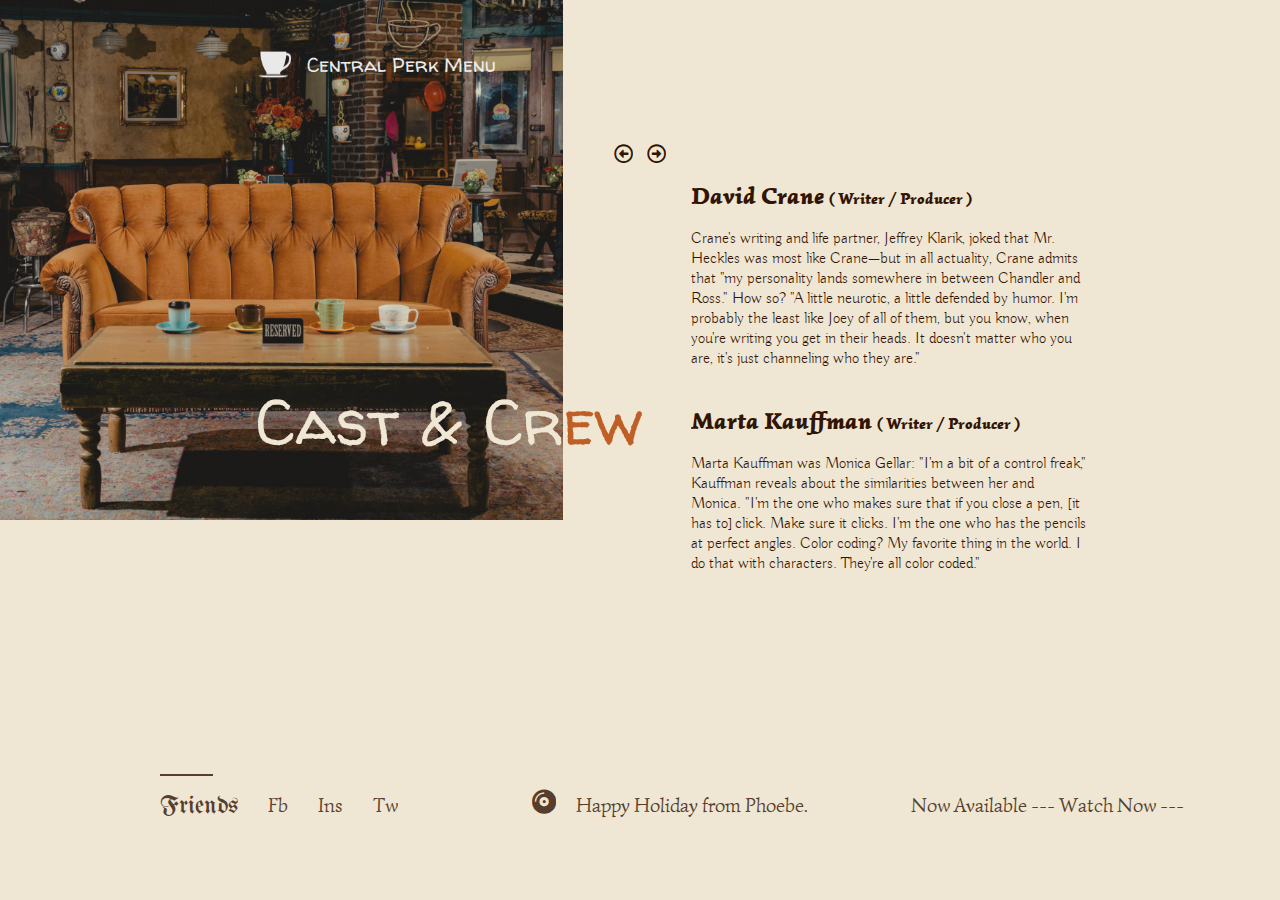
<file: cast.html>
<!DOCTYPE html>
<html lang="en">

<head>
  <meta charset="UTF-8">
  <meta name="viewport" content="width=device-width, initial-scale=1.0">
  <meta http-equiv="X-UA-Compatible" content="ie=edge">
  <title>Document</title>
  <link rel="stylesheet" type="text/css" href="custom.css" media="all">
  <link rel="stylesheet" type="text/css" href="cast.css" media="all">
  <link rel="stylesheet" type="text/css" href="synopsis.css" media="all">
  <link href="https://fonts.googleapis.com/css?family=Baloo+Bhaijaan|Buda:300|Fredericka+the+Great|Niconne|Rufina|Simonetta|UnifrakturMaguntia|Walter+Turncoat&display=swap" rel="stylesheet">
  <link rel="stylesheet" href="https://use.fontawesome.com/releases/v5.11.2/css/all.css">
</head>

<body class="animate-in">
  <div class="slider-container">
    <a href="#" class="toggle">
      <img class="smoke" src="images/coffeesmoke.png" width=6%>
      <div class="cup">
        <img src="images/coffeecup.png" width=6%>
        <p>Central Perk Menu</p>
      </div>
    </a>
  </div>

  <div class="navbar">
    <div class="navbartop"></div>
    <div class="navbarcontent">
      <div class="navbarleft">
        <div class="navcontainer">
          <div class="navline"></div>
          <div class="navleftheader">
            <p class="navno">01.</p>
            <a href="synopsis.html" class="navtext1">Synopsis</a>
          </div>
        </div>
        <div class="navcontainer">
          <div class="navline"></div>
          <div class="navleftheader">
            <p class="navno">02.</p>
            <a href="cast.html" class="navtext2">Cast & Crew</a>
          </div>
        </div>
        <div class="navcontainer">
          <div class="navline"></div>
          <div class="navleftheader">
            <p class="navno">03.</p>
            <a href="gallery.html" class="navtext3">Gallery</a>
          </div>
        </div>
      </div>
      <div class="navbarright">
        <div class="navcontact">
          <div class="navline"></div>
          <div class="navrightheader">
            <p class="navno">Social</p>
            <a href="https://www.instagram.com/friends/">Instagram</a>
            <a href="https://twitter.com/FriendsTV">Twitter</a>
            <a href="https://www.facebook.com/friends.tv/">Facebook</a>
          </div>
        </div>
        <div class="navquiz">
          <div class="navline"></div>
          <div class="navquizheader">
            <p class="navno">How you doing</p>
            <a href="quiz.html">Central Nerd quiz</a>
          </div>
        </div>
      </div>
    </div>
    <div class="navbarfooter">
      <div class="footertop">
        <p>Friends</p>
      </div>
      <hr>
      <div class="footerbottom">
        <div class="contact">
          <ul>
            <li><a href="index.html" style="font-family: 'UnifrakturMaguntia', cursive; font-size: 25px;">Friends</a></li>
            <li><a href="https://www.facebook.com/friends.tv/">Fb</a></li>
            <li><a href="https://www.instagram.com/friends/">Ins</a></li>
            <li><a href="https://twitter.com/FriendsTV">Tw</a></li>
          </ul>
        </div>

        <div class="bgmusic">
          <audio loop id="myaudio" src="videos/Christmassong.mp3"></audio>
          <a onClick="togglePlay()"><i class="fas fa-compact-disc fa-spin"></i></a>
          <p>Happy Holiday from Phoebe.</p>
        </div>

        <div class="available">
          <ul>
            <li>Now Available ---</li>
            <li><a href="https://www.netflix.com/title/70153404">Watch Now ---</a></li>
          </ul>
        </div>

      </div>
    </div>

  </div>


<div class="slider">
  <div class="slide current">
    <div class="slide1photo">
      <img src="images/coffeeshop.jpg" alt="slide1photo">
      <div class="castheader1">
        <p><span style="color:#F0E6D4;">Cast & Cr</span>ew</p>
      </div>
    </div>
    <div class="slidecontent">
      <h2>David Crane <span style="font-size: 16px;"> ( Writer / Producer )</span></h2>
      <br>
      <p>Crane's writing and life partner, Jeffrey Klarik, joked that Mr. Heckles was most like Crane—but in all actuality, Crane admits that "my personality lands somewhere in between Chandler and Ross." How so? "A little neurotic, a little defended by humor. I'm probably the least like Joey of all of them, but you know, when you're writing you get in their heads. It doesn't matter who you are, it's just channeling who they are."</p>
      <br>
      <br>
      <h2>Marta Kauffman <span style="font-size: 16px;"> ( Writer / Producer )</span></h2>
      <br>
      <p>Marta Kauffman was Monica Gellar: "I'm a bit of a control freak," Kauffman reveals about the similarities between her and Monica. "I'm the one who makes sure that if you close a pen, [it has to] click. Make sure it clicks. I'm the one who has the pencils at perfect angles. Color coding? My favorite thing in the world. I do that with characters. They're all color coded."</p>
    </div>
  </div>
  <div class="slide">
    <div class="slide2photo1">
      <img id="myimg0" src="images/castimg2.jpg" alt="slide2photo">
      <img id="myimgJ"  src="images/castimgJ.jpg" alt=slide2photo">
      <img id="myimgC"  src="images/castimgC.jpg" alt=slide2photo">
      <img id="myimgL"  src="images/castimgL.jpg" alt=slide2photo">
      <img id="myimgJo"  src="images/castimgJo.jpg" alt=slide2photo">
      <img id="myimgCh"  src="images/castimgCh.jpg" alt=slide2photo">
      <img id="myimgR"  src="images/castimgR.jpg" alt=slide2photo">
    </div>
    <div class="slide2photo2">
      <img onclick="castImg0()" src="images/castimg3.jpg" alt="slide2photo">

      <div class="castheader2">
        <p onclick="castImg0()"><span style="color:#711504;">Cast & Cr</span>ew</p>
      </div>
    </div>
    <div class="slide2content">
      <ul>
        <li onClick="castImgJ()">Jennifer Aniston <span style="font-size: 15px;">/ as Rachel Green</span></li>
        <br>
        <li onClick="castImgC()">Courteney Cox <span style="font-size: 15px;">/ as Monica Geller</span></li>
        <br>
        <li onClick="castImgL()">Lisa Kudrow <span style="font-size: 15px;">/ as Phoebe Buffay</span></li>
        <br>
        <li onClick="castImgJo()">Matt LeBlanc <span style="font-size: 15px;">/ as Joey Tribbiani</span></li>
        <br>
        <li onClick="castImgCh()">Matthew Perry <span style="font-size: 15px;">/ as Chandler Bing</span></li>
        <br>
        <li onClick="castImgR()">David Schwimmer <span style="font-size: 15px;">/ as Ross Geller</span></li>
      </ul>
    </div>
  </div>
</div>
<div class="buttons">
  <button id="prev"><i class="far fa-arrow-alt-circle-left"></i></button>
  <button id="next"><i class="far fa-arrow-alt-circle-right"></i></button>
</div>




  <footer>
    <div class="footertop"></div>
    <hr color="#321402">
    <div class="footerbottom">
      <div class="synocontact">
        <ul>
          <li><a href="index.html" style="font-family: 'UnifrakturMaguntia', cursive; font-size: 25px;">Friends</a></li>
          <li><a href="https://www.facebook.com/friends.tv/">Fb</a></li>
          <li><a href="https://www.instagram.com/friends/">Ins</a></li>
          <li><a href="https://twitter.com/FriendsTV">Tw</a></li>
        </ul>
      </div>

      <div class="synobgmusic">
        <audio loop id="myaudio" src="videos/Christmassong.mp3"></audio>
        <a onClick="togglePlay()"><i class="fas fa-compact-disc fa-spin"></i></a>
        <p>Happy Holiday from Phoebe.</p>
      </div>

      <div class="synoavailable">
        <ul>
          <li>Now Available ---</li>
          <li><a href="https://www.netflix.com/title/70153404">Watch Now ---</a></li>
        </ul>
      </div>

    </div>
  </footer>




  <div class="castwelcome"></div>
  <script src="main.js"></script>
 <script src="cast.js"></script>
</body>


</html>
</file>
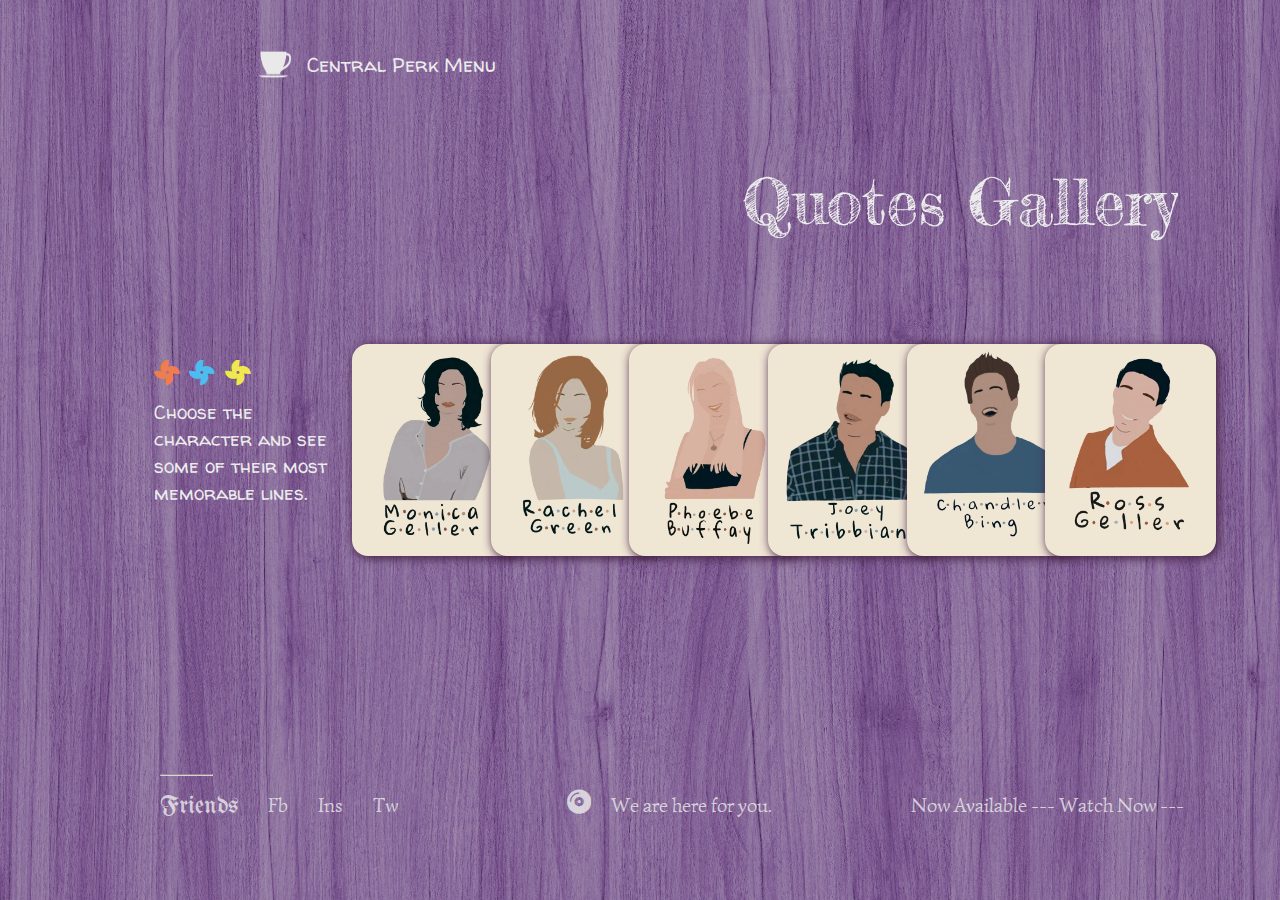
<file: gallery.html>
<!DOCTYPE html>
<html lang="en">

<head>
  <meta charset="UTF-8">
  <meta http-equiv="X-UA-Compatible" content="ie=edge">
  <meta name="viewport" content="width=device-width, initial-scale=1, minimum-scale=1, maximum-scale=1">
  <title>Document</title>
  <link rel="stylesheet" type="text/css" href="custom.css" media="all">
  <link rel="stylesheet" type="text/css" href="cast.css" media="all">
  <link rel="stylesheet" type="text/css" href="synopsis.css" media="all">
  <link rel="stylesheet" type="text/css" href="gallery.css" media="all">
  <link href="https://fonts.googleapis.com/css?family=Indie+Flower|Gloria+Hallelujah|Baloo+Bhaijaan|Buda:300|Fredericka+the+Great|Niconne|Rufina|Simonetta|UnifrakturMaguntia|Walter+Turncoat&display=swap" rel="stylesheet">
  <link rel="stylesheet" href="https://use.fontawesome.com/releases/v5.11.2/css/all.css">
</head>

<body class="animate-in">

  <div class="slider-container">
    <a href="#" class="toggle">
      <img class="smoke" src="images/coffeesmoke.png" width=6%>
      <div class="cup">
        <img src="images/coffeecup.png" width=6%>
        <p>Central Perk Menu</p>
      </div>
    </a>
  </div>

  <div class="navbar">
    <div class="navbartop"></div>
    <div class="navbarcontent">
      <div class="navbarleft">
        <div class="navcontainer">
          <div class="navline"></div>
          <div class="navleftheader">
            <p class="navno">01.</p>
            <a href="synopsis.html" class="navtext1">Synopsis</a>
          </div>
        </div>
        <div class="navcontainer">
          <div class="navline"></div>
          <div class="navleftheader">
            <p class="navno">02.</p>
            <a href="cast.html" class="navtext2">Cast & Crew</a>
          </div>
        </div>
        <div class="navcontainer">
          <div class="navline"></div>
          <div class="navleftheader">
            <p class="navno">03.</p>
            <a href="gallery.html" class="navtext3">Gallery</a>
          </div>
        </div>
      </div>
      <div class="navbarright">
        <div class="navcontact">
          <div class="navline"></div>
          <div class="navrightheader">
            <p class="navno">Social</p>
            <a href="https://www.instagram.com/friends/">Instagram</a>
            <a href="https://twitter.com/FriendsTV">Twitter</a>
            <a href="https://www.facebook.com/friends.tv/">Facebook</a>
          </div>
        </div>
        <div class="navquiz">
          <div class="navline"></div>
          <div class="navquizheader">
            <p class="navno">How you doing</p>
            <a href="quiz.html">Central Nerd quiz</a>
          </div>
        </div>
      </div>
    </div>
    <div class="navbarfooter">
      <div class="footertop">
        <p>Friends</p>
      </div>
      <hr>
      <div class="footerbottom">
        <div class="contact">
          <ul>
            <li><a href="index.html" style="font-family: 'UnifrakturMaguntia', cursive; font-size: 25px;">Friends</a></li>
            <li><a href="https://www.facebook.com/friends.tv/">Fb</a></li>
            <li><a href="https://www.instagram.com/friends/">Ins</a></li>
            <li><a href="https://twitter.com/FriendsTV">Tw</a></li>
          </ul>
        </div>

        <div class="bgmusic">
          <audio loop id="myaudio" src="videos/themesong.mp3"></audio>
          <a onClick="togglePlay()"><i class="fas fa-compact-disc fa-spin"></i></a>
          <p>We are here for you.</p>
        </div>

        <div class="available">
          <ul>
            <li>Now Available ---</li>
            <li><a href="https://www.netflix.com/title/70153404">Watch Now ---</a></li>
          </ul>
        </div>

      </div>
    </div>

  </div>

  <div class="galleryheader">
    <p>Quotes Gallery</p>
  </div>

  <div class="cardexplain">
    <i class="fas fa-fan fa-spin" style="color: #F07D4D; "></i><i class="fas fa-fan fa-spin" style="color:#4DBCF0;"></i><i class="fas fa-fan fa-spin" style="color:#F0E84D;"></i>
    <p>Choose the character and see some of their most memorable lines.</p>
  </div>

  <div class="card-container">

    <div class="cards">

      <div class="card" style="border">
        <a href="#" class="monicabutton"><img src="images/monica.png" alt="monica"></a>
      </div>
      <div class="card">
        <a href="#" class="rachelbutton"><img src="images/rachel.png" alt="rachel"></a>
      </div>
      <div class="card">
        <a href="#" class="phobutton"><img src="images/phoebe.png" alt="phoebe"></a>
      </div>
      <div class="card">
        <a href="#" class="jobutton"><img src="images/joey.png" alt="joey"></a>
      </div>
      <div class="card">
        <a href="#" class="chabutton"><img src="images/chandler.png" alt="chandler"></a>
      </div>
      <div class="card">
        <a href="#" class="rossbutton"><img src="images/ross.png" alt="ross"></a>
      </div>
    </div>
  </div>

  <div class="quotetext">
    <i class="fas fa-fan fa-spin" style="color:#F0E84D;"></i>
    <a class="backbutton" href="#">
      <p>Back to Gallery</p>
    </a>
  </div>

  <div class="mondrop">
    <img src="images/doorframe.png" alt="doorframe">
    <div class="monquoteimg">
      <img src="images/monica.png">
    </div>
  </div>

  <div class="monquote">
    <div class="monquoteleft">
      <div class="monquote1" draggable="true">
        <div class="mona">
          <p>"We only ordered one!"</p>
        </div>
        <div class="monb">
          <p>"Not just clean, Monica Clean!"</p>
        </div>
      </div>
      <div class="monquote1" draggable="true">
        <div class="monc">
          <p>"I needed a plan, a plan to get over my man. And what's the opposite of man? Jam.”</p>
        </div>
        <div class="mond">
          <p>"Oh! Relinquish is just a fancy word for 'lose'!"</p>
        </div>
      </div>
      <div class="monquote1" draggable="true">
        <div class="mone">
          <p>"Seven seven seven!"</p>
        </div>
        <div class="monf">
          <p>"Okay, hypothetically, why won't I be married when I'm 40?"</p>
        </div>
      </div>
    </div>
    <div class="monquoteright">
      <div class="monquote2" draggable="true">
        <div class="mone">
          <p>"That’s not even a word!"</p>
        </div>
        <div class="monf">
          <p>"Welcome to the real world. It sucks. You’re gonna love it!"</p>
        </div>
      </div>
      <div class="monquote2" draggable="true">
        <div class="mona">
          <p>"Damn all the jellyfish!"</p>
        </div>
        <div class="monb">
          <p>"I'm breezy."</p>
        </div>
      </div>
      <div class="monquote2" draggable="true">
        <div class="monc">
          <p>"And remember: If I am harsh with you, it's only because you're doing it wrong.”</p>
        </div>
        <div class="mond">
          <p>"Oh no, was I cleaning in my sleep again?"</p>
        </div>
        <p></p>
      </div>
    </div>
  </div>

  <div class="racheldrop">
    <img src="images/doorframe.png" alt="doorframe">
    <div class="rachelquoteimg">
      <img src="images/rachel.png">
    </div>
  </div>

  <div class="rachelquote">
    <div class="monquoteleft">
      <div class="monquote1" draggable="true">
        <div class="mona"><p>"No uterus, no opinion."</p></div>
        <div class="monb"><p>"If I can do laundry, there's nothing I can't do."</p></div>
      </div>
      <div class="monquote1" draggable="true">
        <div class="monc"><p>"It's like all my life everyone’s told me, ‘You're a SHOE! You're a SHOE!’"</p></div>
        <div class="mond"><p>"He's so pretty, I want to cry."</p></div>
      </div>
      <div class="monquote1" draggable="true">
        <div class="mone"><p>"Ahhh, salmon skin roll."</p></div>
        <div class="monf"><p>"Oh, That'S okay, Girls tend to not like me."</p></div>
      </div>
    </div>
    <div class="monquoteright">
      <div class="monquote2" draggable="true">
        <div class="mone"><p>"I'm so happy and not at all jealous."</p></div>
        <div class="monf"><p>"Just so you know, with us, it's never off the table."</p></div>
      </div>
      <div class="monquote2" draggable="true">
        <div class="mona"><p>"I got off the plane."</p></div>
        <div class="monb"><p>"And a crappy New Year!"</p></div>
      </div>
      <div class="monquote2" draggable="true">
        <div class="monc"><p>"And today, it's like there's rock bottom, then 50 feet of crap, then me."</p>
        </div><div class="mond"><p>"Oh sorry, did my back hurt your knife?"</p></div>
        <p></p>
      </div>
    </div>
  </div>

  <div class="phodrop">
    <img src="images/doorframe.png" alt="doorframe">
    <div class="phoquoteimg">
      <img src="images/phoebe.png">
    </div>
  </div>

  <div class="phoquote">
    <div class="monquoteleft">
      <div class="monquote1">
        <div class="mona"><p>"I wish I could, but I don’t want to."</p></div>
        <div class="monb"><p>"Something is wrong with the left phalange."</p></div>
      </div>
      <div class="monquote1">
        <div class="monc"><p>"Are you in there, little fetus? In nine months, will you greet us? I will … buy you some Adidas."</p></div>
        <div class="mond"><p>"If it's a girl, Phoebe. And if it's a boy, Phoebo."</p></div>
      </div>
      <div class="monquote1">
        <div class="mone"><p>"I don't even have a 'pla'."</p></div>
        <div class="monf"><p>"Your love is like a giant pigeon, crapping on my heart."</p></div>
      </div>
    </div>
    <div class="monquoteright">
      <div class="monquote2">
        <div class="mone"><p>"Catwoman, so we meet again."</p></div>
        <div class="monf"><p>"They don't know we know they know we know."</p></div>
      </div>
      <div class="monquote2">
        <div class="mona"><p>"She's your lobster."</p></div>
        <div class="monb"><p>"That is brand new information!"</p></div>
      </div>
      <div class="monquote2">
        <div class="monc"><p>“Oh, Pheebs is short for Phoebe? I thought that’s just what we called each other.”</p></div>
        <div class="mond"><p>"Oh, you like that? You should hear my phone number."</p></div>
        <p></p>
      </div>
    </div>
  </div>

  <div class="jodrop">
    <img src="images/doorframe.png" alt="doorframe">
    <div class="joquoteimg">
      <img src="images/joey.png">
    </div>
  </div>

  <div class="joquote">
    <div class="monquoteleft">
      <div class="monquote1">
        <div class="mona"><p>"Some girl ate Monica!"</p></div>
        <div class="monb"><p>"Alright, what are we having?"</p></div>
      </div>
      <div class="monquote1">
        <div class="monc"><p>"That’s right, I stepped up! She’s my friend and she needed help. If I had to, I’d pee on any one of you!"</p></div>
        <div class="mond"><p>"Well, the fridge broke, so I had to eat everything."</p></div>
      </div>
      <div class="monquote1">
        <div class="mone"><p>"But it hurts my Joey's apple."</p></div>
        <div class="monf"><p>"It's not what you said, it's the way you said it."</p></div>
      </div>
    </div>
    <div class="monquoteright">
      <div class="monquote2">
        <div class="mone"><p>"Joey doesn't share food!"</p></div>
        <div class="monf"><p>"Oh, sorry. I hear'divorce', I immediately go to Ross."</p></div>
      </div>
      <div class="monquote2">
        <div class="mona"><p>"How your doing?"</p></div>
        <div class="monb"><p>"I'm pretty wisdomous."</p></div>
      </div>
      <div class="monquote2">
        <div class="monc"><p>"Over the line? You're so far past the line. You can't see the line. The line is a dot to you."</p></div>
        <div class="mond"><p>"Is that what a dinosaur would do?"</p></div>
        <p></p>
      </div>
    </div>
  </div>

  <div class="chadrop">
    <img src="images/doorframe.png" alt="doorframe">
    <div class="chaquoteimg">
      <img src="images/chandler.png">
    </div>
  </div>

  <div class="chaquote">
    <div class="monquoteleft">
      <div class="monquote1">
        <div class="mona"><p>"Checking out the Chan Chan Man!"</p></div>
        <div class="monb"><p>"Oh, that makes me feel so warm in my hollow, tin chest."</p></div>
      </div>
      <div class="monquote1">
        <div class="monc"><p>"Until I was 25, I thought the only response to 'I love you' was 'oh, crap'."</p></div>
        <div class="mond"><p>"I've had a very long, hard day."</p></div>
      </div>
      <div class="monquote1">
        <div class="mone"><p>"Could we be more white trash?"</p></div>
        <div class="monf"><p>"I say more dumb things before 9 am than most people say all day."</p></div>
      </div>
    </div>
    <div class="monquoteright">
      <div class="monquote2">
        <div class="mone"><p>"I am not a 'blah', I am a hoot."</p></div>
        <div class="monf"><p>"Hi,I'm Chandler. I make jokes when I'm not comfortable."</p></div>
      </div>
      <div class="monquote2">
        <div class="mona"><p>"Can I interest you in a sarcastic comment?"</p></div>
        <div class="monb"><p>"If I were a guy and...Did I just say 'IF I WERE A GUY?'"</p></div>
      </div>
      <div class="monquote2">
        <div class="monc"><p>"I'm glad we're having a rehearsal dinner. I rarely practice my meals before I eat."</p></div>
        <div class="mond"><p>"Dear God, this parachute is a knapsack."</p></div>
        <p></p>
      </div>
    </div>
  </div>

  <div class="rossdrop">
    <img src="images/doorframe.png" alt="doorframe">
    <div class="rossquoteimg">
      <img src="images/ross.png">
    </div>
  </div>

  <div class="rossquote">
    <div class="monquoteleft">
      <div class="monquote1">
        <div class="mona"><p>“I, Ross...take thee, Rachel...”</p></div>
        <div class="monb"><p>"No divorce in '99...Just the one divorce in '99."</p></div>
      </div>
      <div class="monquote1">
        <div class="monc"><p>“A no-sex pact, huh? I seem to have one of those going with every woman in America.”</p></div>
        <div class="mond"><p>"Y-O-U'R-E means you are. Y-O-U-R means your!"</p></div>
      </div>
      <div class="monquote1">
        <div class="mone"><p>"Unagi."</p></div>
        <div class="monf"><p>"Get off my sister!"</p></div>
      </div>
    </div>
    <div class="monquoteright">
      <div class="monquote2">
        <div class="mone"><p>"I'm the holiday armadillo."</p></div>
        <div class="monf"><p>"Stupid British sack food!"</p></div>
      </div>
      <div class="monquote2">
        <div class="mona"><p>"We were on a break!"</p></div>
        <div class="monb"><p>"Ah. Humor based on my pain."</p></div>
      </div>
      <div class="monquote2">
        <div class="monc"><p>"I grew up with Monica. If you didn't eat fast. You didn't eat."</p></div>
        <div class="mond"><p>"You were over me? When were you...under me?"</p></div>
        <p></p>
      </div>
    </div>
  </div>


  <footer>
    <div class="footertop"></div>
    <hr>
    <div class="footerbottom">
      <div class="gallerycontact">
        <ul>
          <li><a href="index.html" style="font-family: 'UnifrakturMaguntia', cursive; font-size: 25px;">Friends</a></li>
          <li><a href="https://www.facebook.com/friends.tv/">Fb</a></li>
          <li><a href="https://www.instagram.com/friends/">Ins</a></li>
          <li><a href="https://twitter.com/FriendsTV">Tw</a></li>
        </ul>
      </div>

      <div class="bgmusic">
        <audio loop id="myaudio" src="videos/themesong.mp3"></audio>
        <a onClick="togglePlay()"><i class="fas fa-compact-disc fa-spin"></i></a>
        <p>We are here for you.</p>
      </div>

      <div class="galleryavailable">
        <ul>
          <li>Now Available ---</li>
          <li><a href="https://www.netflix.com/title/70153404">Watch Now ---</a></li>
        </ul>
      </div>

    </div>
  </footer>

  <div class="gallerywelcome"></div>
  <script src="main.js"></script>
  <script src="gallery.js"></script>
</body>


</html>
</file>
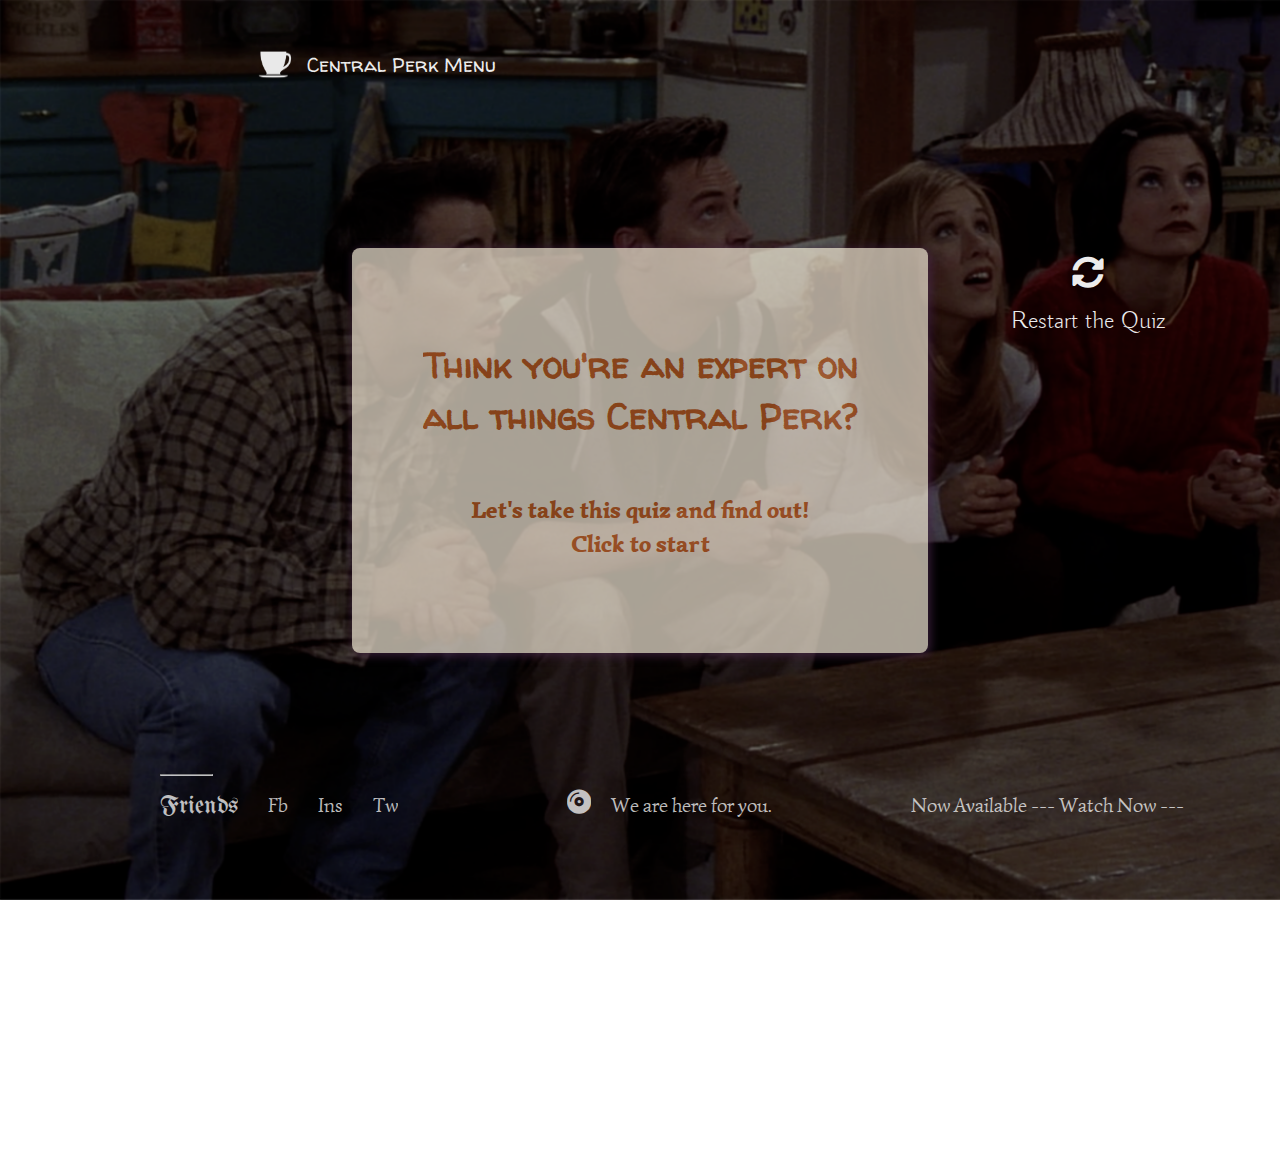
<file: quiz.html>
<!DOCTYPE html>
<html lang="en">

<head>
  <meta charset="UTF-8">
  <meta http-equiv="X-UA-Compatible" content="ie=edge">
  <meta name="viewport" content="width=device-width, initial-scale=1, minimum-scale=1, maximum-scale=1">
  <title>Document</title>
  <link rel="stylesheet" type="text/css" href="custom.css" media="all">
  <link rel="stylesheet" type="text/css" href="cast.css" media="all">
  <link rel="stylesheet" type="text/css" href="synopsis.css" media="all">
  <link rel="stylesheet" type="text/css" href="gallery.css" media="all">
  <link rel="stylesheet" type="text/css" href="quiz.css" media="all">
  <link href="https://fonts.googleapis.com/css?family=Indie+Flower|Gloria+Hallelujah|Baloo+Bhaijaan|Buda:300|Fredericka+the+Great|Niconne|Rufina|Simonetta|UnifrakturMaguntia|Walter+Turncoat&display=swap" rel="stylesheet">
  <link rel="stylesheet" href="https://use.fontawesome.com/releases/v5.11.2/css/all.css">
</head>

<body class="animate-in">

  <div class="slider-container">
    <a href="#" class="toggle">
      <img class="smoke" src="images/coffeesmoke.png" width=6%>
      <div class="cup">
        <img src="images/coffeecup.png" width=6%>
        <p>Central Perk Menu</p>
      </div>
    </a>
  </div>

  <div class="navbar">
    <div class="navbartop"></div>
    <div class="navbarcontent">
      <div class="navbarleft">
        <div class="navcontainer">
          <div class="navline"></div>
          <div class="navleftheader">
            <p class="navno">01.</p>
            <a href="synopsis.html" class="navtext1">Synopsis</a>
          </div>
        </div>
        <div class="navcontainer">
          <div class="navline"></div>
          <div class="navleftheader">
            <p class="navno">02.</p>
            <a href="cast.html" class="navtext2">Cast & Crew</a>
          </div>
        </div>
        <div class="navcontainer">
          <div class="navline"></div>
          <div class="navleftheader">
            <p class="navno">03.</p>
            <a href="gallery.html" class="navtext3">Gallery</a>
          </div>
        </div>
      </div>
      <div class="navbarright">
        <div class="navcontact">
          <div class="navline"></div>
          <div class="navrightheader">
            <p class="navno">Social</p>
            <a href="https://www.instagram.com/friends/">Instagram</a>
            <a href="https://twitter.com/FriendsTV">Twitter</a>
            <a href="https://www.facebook.com/friends.tv/">Facebook</a>
          </div>
        </div>
        <div class="navquiz">
          <div class="navline"></div>
          <div class="navquizheader">
            <p class="navno">How you doing</p>
            <a href="quiz.html">Central Nerd quiz</a>
          </div>
        </div>
      </div>
    </div>
    <div class="navbarfooter">
      <div class="footertop">
        <p>Friends</p>
      </div>
      <hr>
      <div class="footerbottom">
        <div class="contact">
          <ul>
            <li><a href="index.html" style="font-family: 'UnifrakturMaguntia', cursive; font-size: 25px;">Friends</a></li>
            <li><a href="https://www.facebook.com/friends.tv/">Fb</a></li>
            <li><a href="https://www.instagram.com/friends/">Ins</a></li>
            <li><a href="https://twitter.com/FriendsTV">Tw</a></li>
          </ul>
        </div>

        <div class="bgmusic">
          <audio loop id="myaudio" src="videos/themesong.mp3"></audio>
          <a onClick="togglePlay()"><i class="fas fa-compact-disc fa-spin"></i></a>
          <p>We are here for you.</p>
        </div>

        <div class="available">
          <ul>
            <li>Now Available ---</li>
            <li><a href="https://www.netflix.com/title/70153404">Watch Now ---</a></li>
          </ul>
        </div>

      </div>
    </div>

  </div>

<div class="restart">
  <i class="fas fa-sync-alt fa-spin" style="font-size: 2rem;"></i><br>
  <a href="quiz.html"><p>Restart the Quiz</p></a>
</div>


<div id="quizall">
  <div class="quiz-container">
    <div id="start">
      <span style="font-size: 1.52em;">Think you're an expert on<br>all things Central Perk?<br><br></span>
      <span style="font-family: 'Simonetta', cursive;">Let's take this quiz and find out!<br>
      Click to start</span>
    </div>
    <div id="quiz" style="display: none">
            <div id="question"></div>
            <div id="qImg"></div>
            <div id="choices">
                <div class="choice" id="A" onclick="checkAnswer('A')"></div>
                <div class="choice" id="B" onclick="checkAnswer('B')"></div>
                <div class="choice" id="C" onclick="checkAnswer('C')"></div>
            </div>
            <div id="timer">
                <div id="counter"></div>
                <div id="btimeGauge"></div>
                <div id="timeGauge"></div>
            </div>
            <div id="progress"></div>
      </div>
      <div id="scoreContainer"></div>
  </div>
</div>


<footer>
      <div class="footertop"></div>
      <hr>
      <div class="footerbottom">
        <div class="gallerycontact">
          <ul>
            <li><a href="index.html" style="font-family: 'UnifrakturMaguntia', cursive; font-size: 25px;">Friends</a></li>
            <li><a href="https://www.facebook.com/friends.tv/">Fb</a></li>
            <li><a href="https://www.instagram.com/friends/">Ins</a></li>
            <li><a href="https://twitter.com/FriendsTV">Tw</a></li>
          </ul>
        </div>

        <div class="gallerybgmusic">
          <audio loop id="myaudio" src="videos/themesong.mp3"></audio>
          <a onClick="togglePlay()"><i class="fas fa-compact-disc fa-spin"></i></a>
          <p>We are here for you.</p>
        </div>

        <div class="galleryavailable">
          <ul>
            <li>Now Available ---</li>
            <li><a href="https://www.netflix.com/title/70153404">Watch Now ---</a></li>
          </ul>
        </div>

      </div>
</footer>

  <div class="quizwelcome"></div>
    <script src="main.js"></script>
    <script src="quiz.js"></script>
  </body>


  </html>
</file>
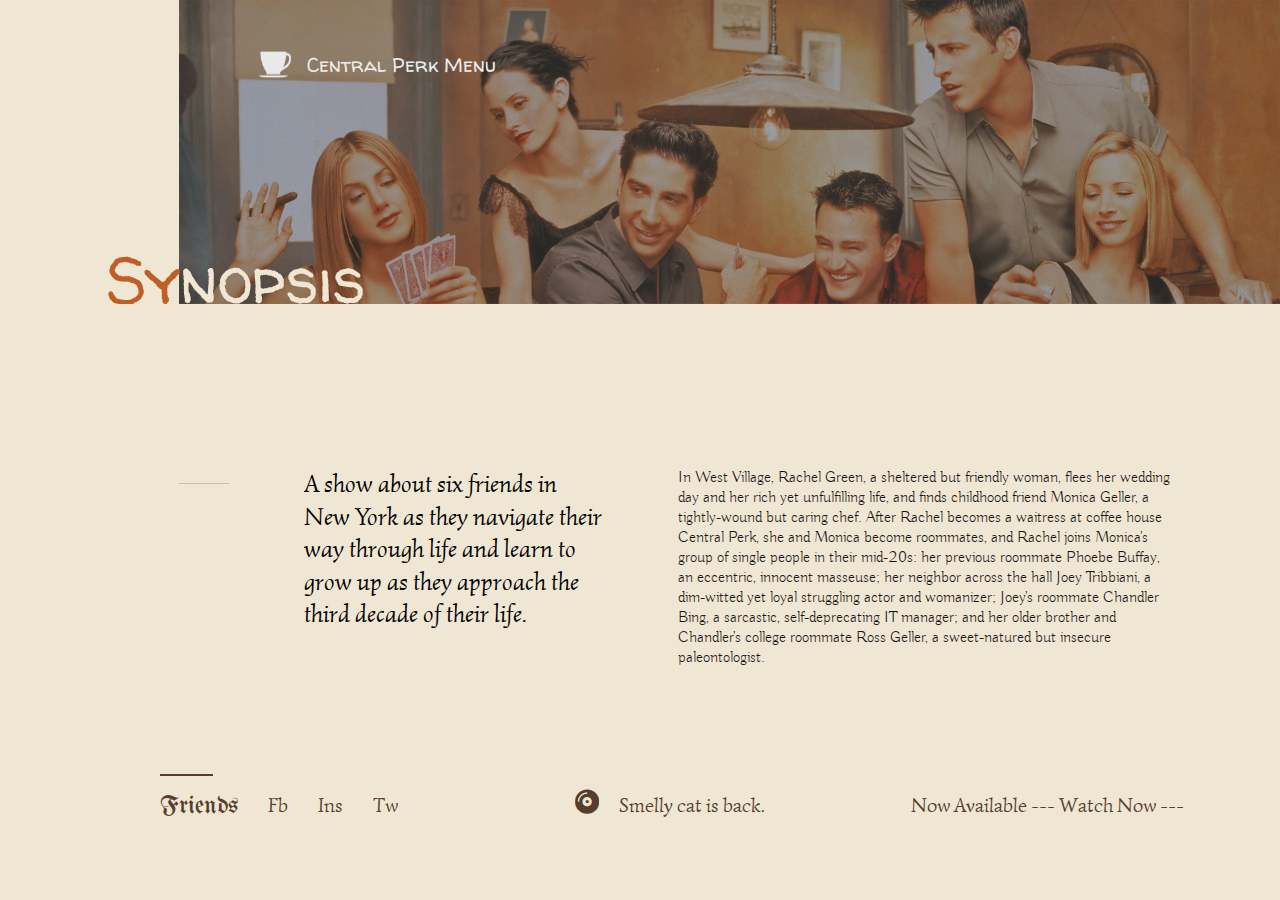
<file: synopsis.html>
<!DOCTYPE html>
<html lang="en">

<head>
  <meta charset="UTF-8">
  <meta name="viewport" content="width=device-width, initial-scale=1.0">
  <meta http-equiv="X-UA-Compatible" content="ie=edge">
  <title>Document</title>
  <link rel="stylesheet" type="text/css" href="custom.css" media="all">
  <link rel="stylesheet" type="text/css" href="synopsis.css" media="all">
  <link href="https://fonts.googleapis.com/css?family=Baloo+Bhaijaan|Buda:300|Fredericka+the+Great|Niconne|Rufina|Simonetta|UnifrakturMaguntia|Walter+Turncoat&display=swap" rel="stylesheet">
  <link rel="stylesheet" href="https://use.fontawesome.com/releases/v5.11.2/css/all.css">
</head>

<body class="animate-in">
  <div class="slider-container">
    <a href="#" class="toggle">
      <img class="smoke" src="images/coffeesmoke.png" width=6%>
      <div class="cup">
        <img src="images/coffeecup.png" width=6%>
        <p>Central Perk Menu</p>
      </div>
    </a>
  </div>

  <div class="navbar">
    <div class="navbartop"></div>
    <div class="navbarcontent">
      <div class="navbarleft">
        <div class="navcontainer">
          <div class="navline"></div>
          <div class="navleftheader">
            <p class="navno">01.</p>
            <a href="synopsis.html" class="navtext1">Synopsis</a>
          </div>
        </div>
        <div class="navcontainer">
          <div class="navline"></div>
          <div class="navleftheader">
            <p class="navno">02.</p>
            <a href="cast.html" class="navtext2">Cast & Crew</a>
          </div>
        </div>
        <div class="navcontainer">
          <div class="navline"></div>
          <div class="navleftheader">
            <p class="navno">03.</p>
            <a href="gallery.html" class="navtext3">Gallery</a>
          </div>
        </div>
      </div>
      <div class="navbarright">
        <div class="navcontact">
          <div class="navline"></div>
          <div class="navrightheader">
            <p class="navno">Social</p>
            <a href="https://www.instagram.com/friends/">Instagram</a>
            <a href="https://twitter.com/FriendsTV">Twitter</a>
            <a href="https://www.facebook.com/friends.tv/">Facebook</a>
          </div>
        </div>
        <div class="navquiz">
          <div class="navline"></div>
          <div class="navquizheader">
            <p class="navno">How you doing</p>
            <a href="quiz.html">Central Nerd quiz</a>
          </div>
        </div>
      </div>
    </div>
    <div class="navbarfooter">
      <div class="footertop">
        <p>Friends</p>
      </div>
      <hr>
      <div class="footerbottom">
        <div class="contact">
          <ul>
            <li><a href="index.html" style="font-family: 'UnifrakturMaguntia', cursive; font-size: 25px;">Friends</a></li>
            <li><a href="https://www.facebook.com/friends.tv/">Fb</a></li>
            <li><a href="https://www.instagram.com/friends/">Ins</a></li>
            <li><a href="https://twitter.com/FriendsTV">Tw</a></li>
          </ul>
        </div>

        <div class="bgmusic">
          <audio loop id="myaudio" src="videos/smellycat.mp3"></audio>
          <a onClick="togglePlay()"><i class="fas fa-compact-disc fa-spin"></i></a>
          <p>Smelly cat is back.</p>
        </div>

        <div class="available">
          <ul>
            <li>Now Available ---</li>
            <li><a href="https://www.netflix.com/title/70153404">Watch Now ---</a></li>
          </ul>
        </div>

      </div>
    </div>

  </div>

    <div class="headphoto">
      <img src="images/synhead.jpg" alt="headphoto">
      <div class="synheader">
        <p>Sy<span style="color:#F0E6D4;">nopsis</span></p>
      </div>
    </div>

    <div class="synocontent">
      <div class="synocontent-left">
        <div class="synoline"></div>
      </div>
      <div class="synocontent-mid">
<p>A show about six friends in New York as they navigate their way through life and learn to grow up as they approach the third decade of their life.</p>
      </div>
      <div class="synocontent-right">
        <p>In West Village, Rachel Green, a sheltered but friendly woman, flees her wedding day and her rich yet unfulfilling life, and finds childhood friend Monica Geller, a tightly-wound but caring chef. After Rachel becomes a waitress at coffee house Central Perk, she and Monica become roommates, and Rachel joins Monica's group of single people in their mid-20s: her previous roommate Phoebe Buffay, an eccentric, innocent masseuse; her neighbor across the hall Joey Tribbiani, a dim-witted yet loyal struggling actor and womanizer; Joey's roommate Chandler Bing, a sarcastic, self-deprecating IT manager; and her older brother and Chandler's college roommate Ross Geller, a sweet-natured but insecure paleontologist.</p>
      </div>
    </div>


  <footer>
    <div class="footertop"></div>
    <hr color="#321402">
    <div class="footerbottom">
      <div class="synocontact">
        <ul>
          <li><a href="index.html" style="font-family: 'UnifrakturMaguntia', cursive; font-size: 25px;">Friends</a></li>
          <li><a href="https://www.facebook.com/friends.tv/">Fb</a></li>
          <li><a href="https://www.instagram.com/friends/">Ins</a></li>
          <li><a href="https://twitter.com/FriendsTV">Tw</a></li>
        </ul>
      </div>

      <div class="synobgmusic">
        <audio loop id="myaudio" src="videos/smellycat.mp3"></audio>
        <a onClick="togglePlay()"><i class="fas fa-compact-disc fa-spin"></i></a>
        <p>Smelly cat is back.</p>
      </div>

      <div class="synoavailable">
        <ul>
          <li>Now Available ---</li>
          <li><a href="https://www.netflix.com/title/70153404">Watch Now ---</a></li>
        </ul>
      </div>

    </div>
  </footer>

  <div class="synwelcome"></div>
  <script src="main.js"></script>
</body>


</html>
</file>
<file: cast.css>
.castwelcome {
  position: relative;
  width: 100%;
  height: 100vh;
  background-color: #F0E6D4;
}

.slider {
  position: absolute;
  height: 100vh;
  width: 100vw;
  z-index: 70;
}

.slide {
  position: absolute;
  top: 0;
  left: 0;
  width: 100%;
  height: 100%;
  opacity: 0;
  transition: opacity 0.5s ease-in-out;
}

.slide.current {
  opacity: 1;
}

.slide1photo {
  position: absolute;
  z-index: 20;
  top: 0;
  left: 0;
}

.slide1photo img {
  left: 0;
  width: 100%;
  height: auto;
  max-width: 44%;
  opacity: 0.9;
}

.castheader1 {
  position: absolute;
  z-index: 21;
  left: 20%;
  bottom: 11%;
}

.castheader1 p {
  color: #BF5F25;
  font-size: 5vw;
  font-family: 'Walter Turncoat', cursive;
}

.slide2photo1 {
  position: absolute;
  top: 0;
  left: 0;
}

.slide2photo1 img {
  left: 0;
  width: 100%;
  height: auto;
  max-width: 44%;
  transition: opacity 0.5s ease-in-out;
}

.slide2photo2 {
  position: absolute;
  z-index: 30;
  top: 67%;
  right: 0;
}

.slide2photo2 img {
  right: 0;
  top: 66%;
  width: 100%;
  height: auto;
  max-width: 35%;
  float: right;
  opacity: 0.9;
}

#myimg0 {
  opacity: 0.9;
}

#myimgJ {
  position: absolute;
  opacity: 0;
}

#myimgC {
  position: absolute;
  opacity: 0;
}

#myimgL {
  position: absolute;
  opacity: 0;
}

#myimgJo {
  position: absolute;
  opacity: 0;
}

#myimgCh {
  position: absolute;
  opacity: 0;
}

#myimgR {
  position: absolute;
  opacity: 0;
}

.castheader2 {
  position: absolute;
  z-index: 21;
  right: 25.5%;
  bottom: -15%;
}

.castheader2 p {
  color: #F0E6D4;
  font-size: 5vw;
  font-family: 'Walter Turncoat', cursive;
}

.slidecontent {
  position: absolute;
  top: 20%;
  bottom: 15%;
  right: 15%;
  left: 54%;
  color: #321402;
}

.slidecontent h2 {
  font-family: 'Simonetta', cursive;
  font-style: italic;
  font-size: 24px;
}

.slidecontent p {
  font-family: 'Buda', cursive;
  font-size: 16px;
}

.slide2content {
  position: absolute;
  top: 20%;
  bottom: 15%;
  right: 15%;
  left: 54%;
  font-family: 'Simonetta', cursive;
  font-style: italic;
  font-size: 25px;
}

.slide2content ul li {
  color: #321402;
  text-shadow: 0 0px 0px rgba(0, 0, 0, 0.19), 0 0px 0px rgba(0, 0, 0, 0.23);
  transition: all 0.3s ease-in-out;
}

.slide2content ul li:hover {
  text-shadow: 0 6px 6px rgba(0, 0, 0, 0.19), 0 6px 6px rgba(0, 0, 0, 0.23);
  color: #9F1C04;
}

.buttons button {
  z-index: 999;
  font-size: 1.5vw;
  background-color: transparent;
  color: #321402;
  cursor: pointer;
  outline: none;
  border: none;
  transition: color 0.3s ease-in-out;
}

.buttons button:hover {
  color: #A16B55;
}

.buttons button#prev {
  position: absolute;
  left: 48%;
  top: 16%;
}

.buttons button#next {
  position: absolute;
  right: 48%;
  top: 16%;
}

.selected {
  background: #321402;
}
</file>
<file: synopsis.css>
.synwelcome {
  position: relative;
  width: 100%;
  height: 100vh;
  background-color: #F0E6D4;

}

.headphoto {
  position: absolute;
  z-index:20;
  top: 0;
  right: 0;
}

.headphoto img {
  right: 0;
  width: 100%;
  height: auto;
  max-width: 86%;
  float: right;
  opacity:0.9;
}

.synocontent {
  top: 52%;
  z-index: 22;
  position: absolute;
  display: flex;
  flex-direction: row;
  padding-left: 14%;
  padding-right: 8%;
  justify-content: space-between;

}

.synoline {
  padding-top: 10px;
  width: 60px;
  height: 5px;
  border-bottom: 1px solid #D1BBAF;
}

.synocontent-left {
  width: 5%;
}
.synocontent-mid {
  width: 30%;
  font-family: 'Simonetta', cursive;
  font-style: italic;
  font-size: 25px;
  line-height: 1.3;
}
.synocontent-right {
  width: 50%;
  font-family: 'Buda', cursive;
  font-size: 16px;
  opacity: 0.9;
}


.synheader {
  position: absolute;
  z-index: 21;
  right: 71.5%;
  bottom: -6.4%;
}

.synheader p{
  color: #BF5F25;
  font-size: 5vw;
  font-family: 'Walter Turncoat', cursive;
}


.synocontact li {
  float: left;
  font-family: 'Simonetta', cursive;
  font-size: 20px;
  list-style: none;
  display: inline;
  line-height: 60px;
  text-decoration: none;
}
.synocontact li a{
  padding-right:30px;
  color: #321402;
  opacity: 0.8;
  text-decoration: none;
  transition: color 0.6s;
}

.synocontact li a:hover {
  color: #FF5151;

}

.synobgmusic {
  display: flex;
  flex-direction: row;
}

.synobgmusic a{
  color: #321402;
  opacity: 0.8;
  line-height: 60px;
  font-size: 25px;
  text-decoration: none;
  transition: color 0.6s;
}

.synobgmusic a:hover{
  color: #FF5151;
}
.synobgmusic p {
  color: #321402;
  opacity: 0.8;
  line-height: 60px;
  padding-left: 20px;
  font-size: 20px;
  font-family: 'Simonetta', cursive;
}

.synoavailable li {
  color: #321402;
  font-family: 'Simonetta', cursive;
  font-size: 20px;
  list-style: none;
  display: inline;
  line-height: 60px;
  text-decoration: none;
  opacity: 0.8;
}

.synoavailable li a{
  color: #321402;
  text-decoration: none;
  transition: color 0.6s;
}

.synoavailable li a:hover {
  color: #FF5151;
}
</file>
<file: gallery.css>
.gallerywelcome {
  position: relative;
  width: 100%;
  height: 100vh;
  background-image: url(images/oldpaper.jpg);
  background-size: cover;
  background-repeat: no-repeat;
}

.galleryheader {
  position: absolute;
  z-index: 99;
  font-family: 'Fredericka the Great', cursive;
  font-size: 5vw;
  top: 18%;
  right: 8%;
  color: #ECECEC;
  transition: all 0.5s ease-in-out;
  opacity: 1;
  transform: translateY(0%);
}

.galleryheader.disappear {
  opacity: 0;
  transform: translateY(100%);
}

.card-container {
 position: absolute;
 height: 100vh;
 display: grid;
 place-items: center;
z-index: 100;
transition: all 0.5s ease-in-out;
opacity: 1;
transform: translateY(0%);
}

.card-container.disappear {
  opacity: 0;
  transform: translateY(100%);
}

.cardexplain {
  width: 15%;
  position: absolute;
  z-index: 99;
  top: 40%;
  left: 12%;
  transition: all 0.5s ease-in-out;
  opacity: 1;
  transform: translateY(0%);
}

.cardexplain.disappear {
  opacity: 0;
  transform: translateY(100%);
}

.cardexplain i{
  font-size: 2vw;
  margin-right: 5%;
}


.cardexplain p{
  margin-top: 5%;
color: #ECECEC;
font-size: 1.5vw;
font-family: 'Walter Turncoat', cursive;
}

.cards {
  display: flex;
  padding-left: 30%;
  padding-right: 5%;
  padding-top: 1rem;
  padding-bottom: 1rem;
}


.card {
  z-index: 101;
  position: relative;
  background: #F0E6D4;
  text-align: center;
  border-radius: 1rem;
  margin-left: -2rem;
  box-shadow: 2px 2px 10px 1px #49274A;
  transition: 0.2s;
}

.card:hover{
  transform: translateY(-1rem);
}

.card:hover ~ .card{
  transform: translateX(3rem);
  }


.card img{
  width: 100%;
  height: auto;
  max-width: 85%;
}




.mondrop {
  top: 30%;
  left: 43%;
  position: absolute;
  z-index: 97;
  opacity: 0;
  transition: opacity 0.5s ease-in-out;
}

.mondrop img {
  width: 100%;
  height: auto;
  max-width: 40%;
}

.mondrop.appear {
  opacity:1;
}

.quotetext {
  color: #ECECEC;
  font-size: 1.5vw;
  font-family: 'Walter Turncoat', cursive;
  width: 15%;
  text-align: center;
  position: absolute;
  z-index: 99;
  left: 43%;
  bottom: 25%;
  opacity: 0;
  transition: opacity 0.5s ease-in-out;
}

.quotetext a{
  text-decoration: none;
  color: #ECECEC;
}

.quotetext.appear {
  opacity: 1;
}


.monquoteimg {
  position: absolute;
  z-index: 98;
  left: 10%;
  top: 16%;
}

.monquoteimg img {
  width: 100%;
  height: auto;
  max-width: 23%;
}

.monquote {
  height: 60%;
  width: 100%;
  position: absolute;
  z-index: 98;
  top:20%;
  display: flex;
  flex-direction: row;
  justify-content: space-between;
  transform: translateY(-100%);
  opacity: 0;
  transition: all 0.5s ease-in-out;
}

.monquote.appear {
  opacity: 1;
  transform: translateY(0%);
}

.monquoteleft{
  width: 40%;
  padding: 1rem;
  display: flex;
  flex-direction: column;
  justify-content: space-betwee;

}

.monquoteright{
  width: 40%;
  padding: 1rem;
  display: flex;
  flex-direction: column;
  justify-content: space-betwee;

}


.monquote1 {
  width: 100%;
  padding: 0.5rem;
  font-size: 1.5vw;
  font-family: 'Indie Flower', cursive;
  display: flex;
  flex-direction: row;
  justify-content: space-between;
}

.mona {
  width: 35%;
  margin-right: 2%;
  padding: 1rem;
  text-align: center;
  background-color: #521265;
  color: #7EC7DA;
  box-shadow: 2px 2px 5px 1px #49274A;
  opacity: 0.6;
  transition: opacity 0.3s ease-in-out;
  cursor: pointer;
}

.monb {
  width: 50%;
  padding: 1rem;
  text-align: center;
  background-color: #B07A2B;
  color: #49274A;
  box-shadow: 2px 2px 5px 1px #49274A;
  opacity: 0.6;
  transition: opacity 0.3s ease-in-out;
  cursor: pointer;
}

.monc {
  width: 60%;
  margin-right: 2%;
  padding: 1rem;
  text-align: center;
  background-color:  #946182;
  color: #F4DECB;
  box-shadow: 2px 2px 5px 1px #49274A;
  opacity: 0.6;
  transition: opacity 0.3s ease-in-out;
  cursor: pointer;
}

.mond {
  width: 30%;
  padding: 1rem;
  text-align: center;
  background-color:  #521265;
  color: #7EC7DA;
  box-shadow: 2px 2px 5px 1px #49274A;
  opacity: 0.6;
  transition: opacity 0.3s ease-in-out;
  cursor: pointer;
}

.mone {
  width: 30%;
  margin-right: 2%;
  padding: 1rem;
  text-align: center;
  background-color: #B07A2B;
  color: #49274A;
  box-shadow: 2px 2px 5px 1px #49274A;
  opacity: 0.6;
  transition: opacity 0.3s ease-in-out;
  cursor: pointer;
}

.monf {
  width: 60%;
  padding: 1rem;
  text-align: center;
  background-color:  #946182;
  color: #F4DECB;
  box-shadow: 2px 2px 5px 1px #49274A;
  opacity: 0.6;
  transition: opacity 0.3s ease-in-out;
  cursor: pointer;
}

.monquote2 {
  width: 100%;
  padding: 0.5rem;
  font-size: 1.5vw;
  font-family: 'Indie Flower', cursive;
  display: flex;
  flex-direction: row;
  justify-content: space-between;
}

.racheldrop {
  top: 30%;
  left: 43%;
  position: absolute;
  z-index: 97;
  opacity: 0;
  transition: opacity 0.5s ease-in-out;
}

.racheldrop img {
  width: 100%;
  height: auto;
  max-width: 40%;
}

.racheldrop.appear {
  opacity:1;
}

.rachelquoteimg {
  position: absolute;
  z-index: 98;
  left: 10%;
  top: 16%;
}

.rachelquoteimg img {
  width: 100%;
  height: auto;
  max-width: 24%;
}

.rachelquote {
  height: 60%;
  width: 100%;
  position: absolute;
  z-index: 98;
  top:20%;
  display: flex;
  flex-direction: row;
  justify-content: space-between;
  transform: translateY(-100%);
  opacity: 0;
  transition: all 0.5s ease-in-out;
}

.rachelquote.appear {
  opacity:1;
  transform: translateY(0);
}

.phodrop {
  top: 30%;
  left: 43%;
  position: absolute;
  z-index: 97;
  opacity: 0;
  transition: opacity 0.5s ease-in-out;
}

.phodrop img {
  width: 100%;
  height: auto;
  max-width: 40%;
}

.phodrop.appear {
  opacity:1;
}

.phoquoteimg {
  position: absolute;
  z-index: 98;
  left: 10%;
  top: 16%;
}

.phoquoteimg img {
  width: 100%;
  height: auto;
  max-width: 24%;
}

.phoquote {
  height: 60%;
  width: 100%;
  position: absolute;
  z-index: 98;
  top:20%;
  display: flex;
  flex-direction: row;
  justify-content: space-between;
  transform: translateY(-100%);
  opacity: 0;
  transition: all 0.5s ease-in-out;
}

.phoquote.appear {
  opacity:1;
  transform: translateY(0);
}

.jodrop {
  top: 30%;
  left: 43%;
  position: absolute;
  z-index: 97;
  opacity: 0;
  transition: opacity 0.5s ease-in-out;
}

.jodrop img {
  width: 100%;
  height: auto;
  max-width: 40%;
}

.jodrop.appear {
  opacity:1;
}

.joquoteimg {
  position: absolute;
  z-index: 98;
  left: 10%;
  top: 16%;
}

.joquoteimg img {
  width: 100%;
  height: auto;
  max-width: 23%;
}

.joquote {
  height: 60%;
  width: 100%;
  position: absolute;
  z-index: 98;
  top:20%;
  display: flex;
  flex-direction: row;
  justify-content: space-between;
  transform: translateY(-100%);
  opacity: 0;
  transition: all 0.5s ease-in-out;
}

.joquote.appear {
  opacity:1;
  transform: translateY(0);
}

.chadrop {
  top: 30%;
  left: 43%;
  position: absolute;
  z-index: 97;
  opacity: 0;
  transition: opacity 0.5s ease-in-out;
}

.chadrop img {
  width: 100%;
  height: auto;
  max-width: 40%;
}

.chadrop.appear {
  opacity:1;
}

.chaquoteimg {
  position: absolute;
  z-index: 98;
  left: 10%;
  top: 16%;
}

.chaquoteimg img {
  width: 100%;
  height: auto;
  max-width: 23%;
}

.chaquote {
  height: 60%;
  width: 100%;
  position: absolute;
  z-index: 98;
  top:20%;
  display: flex;
  flex-direction: row;
  justify-content: space-between;
  transform: translateY(-100%);
  opacity: 0;
  transition: all 0.5s ease-in-out;
}

.chaquote.appear {
  opacity:1;
  transform: translateY(0);
}

.rossdrop {
  top: 30%;
  left: 43%;
  position: absolute;
  z-index: 97;
  opacity: 0;
  transition: opacity 0.5s ease-in-out;
}

.rossdrop img {
  width: 100%;
  height: auto;
  max-width: 40%;
}

.rossdrop.appear {
  opacity:1;
}

.rossquoteimg {
  position: absolute;
  z-index: 98;
  left: 10%;
  top: 16%;
}

.rossquoteimg img {
  width: 100%;
  height: auto;
  max-width: 24%;
}

.rossquote {
  height: 60%;
  width: 100%;
  position: absolute;
  z-index: 98;
  top:20%;
  display: flex;
  flex-direction: row;
  justify-content: space-between;
  transform: translateY(-100%);
  opacity: 0;
  transition: all 0.5s ease-in-out;
}

.rossquote.appear {
  opacity:1;
  transform: translateY(0);
}
.mona:hover {
  opacity: 1;
}
.monb:hover {
  opacity: 1;
}
.monc:hover {
  opacity: 1;
}
.mond:hover {
  opacity: 1;
}
.mone:hover {
  opacity: 1;
}
.monf:hover {
  opacity: 1;
}

.gallerycontact li {
  float: left;
  font-family: 'Simonetta', cursive;
  font-size: 20px;
  list-style: none;
  display: inline;
  line-height: 60px;
  text-decoration: none;
}
.gallerycontact li a{
  padding-right:30px;
  color: #ECECEC;
  opacity: 0.8;
  text-decoration: none;
  transition: color 0.6s;
}
.gallerycontact li a:hover {
  color: #FF5151;

}
.gallerybgmusic {
  display: flex;
  flex-direction: row;
}
.gallerybgmusic a{
  color: #ECECEC;
  opacity: 0.8;
  line-height: 60px;
  font-size: 25px;
  text-decoration: none;
  transition: color 0.6s;
}
.gallerybgmusic a:hover{
  color: #FF5151;
}
.gallerybgmusic p {
  color: #ECECEC;
  opacity: 0.8;
  line-height: 60px;
  padding-left: 20px;
  font-size: 20px;
  font-family: 'Simonetta', cursive;
}
.galleryavailable li {
  color: #ECECEC;
  font-family: 'Simonetta', cursive;
  font-size: 20px;
  list-style: none;
  display: inline;
  line-height: 60px;
  text-decoration: none;
  opacity: 0.8;
}
.galleryavailable li a{
  color: #ECECEC;
  text-decoration: none;
  transition: color 0.6s;
}
.galleryavailable li a:hover {
  color: #FF5151;
}

.quotevideo {
  width: 100%;
  height: 100vh;
  position: absolute;
  z-index: 2000;
  transform: translateX(0);
  transition: transform 0.4s;
}

.quotevideo.appear {
  transform: translateX(0);
}

.quotevideo video {
  width: 100%;
  height: auto;
  max-width: 100%;
}

.myvidbutton {
  position: absolute;
  z-index: 2001;
  top: 5%;
  right: 5%;
  border : 2px dashed lightgrey;
  border-radius: 50%;
  width: 8%;
  height: 14%;
  font-size: 2rem;
  font-family: 'Simonetta', cursive;
  color: lightgrey;
  display: grid;
  cursor: pointer;
  place-items: center;
  transition: all 0.4s ease-in-out;
}

.myvidbutton:hover {
  border: dotted white;
  color: white;
}
</file>
<file: quiz.css>
.quizwelcome {
  position: relative;
  width: 100%;
  height: 100vh;
  background-image: url(images/aptquiz.png);
  background-size: cover;
  background-repeat: no-repeat;
}

.restart {
  position: absolute;
  z-index: 101;
  width: 30%;
  height: 100vh;
  display: flex;
  flex-direction: column;
  align-items:center;
  right: 0;
  color: #ECECEC;
  padding-top: 20%;
}
.restart a {
  text-decoration: none;
  font-family: 'Buda', cursive;
  font-size: 1.5rem;
  color: #ECECEC;
}

#quizall {
  position: absolute;
  width: 100%;
  height: 100vh;
  display: grid;
  place-items: center;
  z-index: 100;
}

.quiz-container {
  position: absolute;
  height: 45vh;
  width: 45%;
  background-color: #F0E6D4;
  border-radius: 0.5rem;
  box-shadow: 2px 2px 10px 1px #49274A;
  opacity: 0.7;
  display: grid;
  place-items: center;
}

#start{
    font-size: 1.5em;
    font-weight: bolder;
    text-align: center;
    cursor: pointer;
    position: absolute;
    color : #BF5F25;
    font-family: 'Walter Turncoat', cursive;
}

#start:hover{
    color : lightseagreen;
}

#qImg{
    width : 40%;
    height : 60%;
    position: absolute;
    left : 5%;
    top : 10%;
}
#qImg img{
    width : 100%;
    max-width: 80%;
    border-top-left-radius: 5px;
}

#question{
    width:60%;
    height : 30%;
    position: absolute;
    right:0;
    top:5%;
}
#question p{
    margin : 0;
    padding : 15px;
    font-size: 1.5vw;
    font-family: 'Simonetta', cursive;
}

#choices{
    width : 56%;
    position: absolute;
    top: 30%;
    right : 0;
    padding : 10px;
    font-family: 'Buda', cursive;
}

.choice{
    font-size: 1.2vw;
    margin-top: 1.5%;
    width : 70%;
    text-align: center;
    border : 1px solid grey;
    border-radius: 5px;
    cursor: pointer;
    padding : 1%;
}
.choice:hover{
    border : 1px dashed black;
}

#timer{
    position: absolute;
    height : 20%;
    width : 30%;
    left: 0;
    bottom : 0;
    text-align: center;
}
#counter{
    font-size: 1.5em;
}
#btimeGauge{
    width : 150px;
    height : 10px;
    border-radius: 10px;
    background-color: lightgray;
    margin-left : 25px;
}
#timeGauge{
    height : 10px;
    border-radius: 10px;
    background-color: #6E2910;
    margin-top : -10px;
    margin-left : 25px;
}
#progress{
    width : 30%;
    height: 10%;
    position: absolute;
    bottom : 0px;
    right : 5%;
    padding: 1%;
    text-align: right;
}
.prog{
    width : 5%;
    height : 30%;
    border: 1px solid #6E2910;
    display: inline-block;
    border-radius: 50%;
    margin-left : 5px;
    margin-right : 5px;
}
#scoreContainer{
    margin-top:4%;
    margin-left: 0.3%;
    margin-right: 0.3%;
    background-color: white;
    height: 95%;
    width : 99.4%;
    border-radius: 5px;
    box-shadow: 0px 5px 15px 0px;
    position: absolute;
    opacity: 0;
    transform: translateY(100%);
    transition: all 0.5s ease-in-out;
}
#scoreContainer img{
    position: absolute;
    width: 100%;
    height: auto;
    max-width: 30%;
    margin-left: 35%;
    margin-top: 6%;
}

#scoreContainer p{
    position: absolute;
    display: block;
    width: 100%;
    height: auto;
    font-size: 1.5em;
    font-weight: bold;
    text-align: center;
    margin-top: 32%;
    font-family: 'Walter Turncoat', cursive;
}
</file>
<file: custom.css>
* {
  margin: 0;
  padding: 0;
  overflow: hidden;
}

.animate-in {
    -webkit-animation: fadeIn 1s ease-in;
    animation: fadeIn 1s ease-in;
}

.animate-out {
    -webkit-transition: opacity 1s;
    transition: opacity 1s;
    opacity: 0;
}

@-webkit-keyframes fadeIn {
    from { opacity: 0; }
    to { opacity: 1; }
}

@keyframes fadeIn {
    from { opacity: 0; }
    to { opacity: 1; }
}

.slider-container {
  padding: 30px 250px;
  position: absolute;
  z-index: 1001;

}

.toggle {
  display: flex;
  flex-direction: column;
  text-decoration: none;
  z-index: 9999999;
}



.smoke {
  transition: opacity 0.5s ease-in-out;
  opacity: 0;
}

.toggle:hover .smoke {
  transition: opacity 0.5s ease-in-out;
  opacity:0.8;
}



.cup {
  display: flex;
  flex-direction: row;
}

.cup p{
  transition: transform 0.8s;
  padding-left: 10px;
  color: #ECECEC;
  font-size: 20px;
  font-family: 'Walter Turncoat', cursive;

}

.toggle:hover .cup p {
  transform: translate(15px, 0px);
}

.navbar {
  transform: translateY(-100%);
  transition: transform 0.5s ease-in-out;
}

.navbar-active {
  transform: translateY(0%);
}

.navbar {
  background-image: url(images/bgblack.jpg);
  width: 100%;
  height: 100vh;
  display: flex;
  flex-direction: column;
  background-repeat: no-repeat;
  background-size: cover;
  position: absolute;
  z-index:1000;
}

.navbartop {
  height: 10%;
}

.navbarfooter {
  height: 20%;
  opacity: 0;
  transition: all 1s ease-in-out;
}

.navbarfooter.appear {
  opacity:1;
}

.navbarcontent {
  height: 55%;
  padding: 70px 300px;
  display: flex;
  flex-direction: row;
}

.navbarleft {
  width: 65%;
  display: flex;
  flex-direction: column;
  justify-content: space-between;
}

.navcontainer {
  height: 30%;
  display: flex;
  flex-direction: row;
}

.navline {
  padding-top: 10px;
  width: 60px;
  height: 5px;
  border-bottom: 1px solid #504E4E;
  transition: transform 0.3s;
  transform-origin:left center;
}

.navleftheader {
  padding-left: 50px;
  transition: transform 0.3s;
}

.navno {
  font-family: 'Niconne', cursive;
  color: #BB0000;
  font-size: 20px;
}


.navleftheader a {
  color: #ECECEC;
  font-family: 'Fredericka the Great', cursive;
  font-size: 56px;
  text-decoration: none;
}

.navtext1 {
opacity: 0;
transition: all 1s ease-in-out;
}

.navtext1.appear {
  opacity:1;
}

.navtext2 {
opacity: 0;
transition: all 1s ease-in-out;
}

.navtext2.appear {
  opacity:1;
}

.navtext3 {
opacity: 0;
transition: all 1s ease-in-out;
}

.navtext3.appear {
  opacity:1;
}


.navcontainer:hover .navleftheader{
  transform: translate(30px, 0px);
}

.navcontainer:hover .navline {
  transform: scale(1.8,1)
}

.navbarright {
  width: 35%;
  display: flex;
  flex-direction: column;
  justify-content: flex-start;
}

.navcontact {
  display: flex;
  flex-direction: row;
}

.navquiz {
  display: flex;
  flex-direction: row;
  padding-top: 40%;
}

.navrightheader {
  width: 50%;
  padding-left: 50px;
  display: flex;
  flex-direction: column;
  opacity:0;
  transition: opacity 0.5s ease-in-out;
}

.navrightheader.appear{
  opacity:1;
}

.navrightheader a {
  font-family: 'Rufina', serif;
  padding-top: 10px;
  color: #ECECEC;
  font-size: 20px;
  text-decoration: none;
  transition: transform 0.3s;
}

.navrightheader a:hover {
  transform: translate(20px, 0px);
}

.navquizheader {
  width: 80%;
  padding-left: 50px;
  display: flex;
  flex-direction: column;
  opacity:0;
  transition: opacity 0.5s ease-in-out;
}

.navquizheader.appear{
  opacity:1;
}

.navquizheader a {
  font-family: 'Rufina', serif;
  padding-top: 10px;
  color: #ECECEC;
  font-size: 20px;
  text-decoration: none;
  transition: transform 0.3s;
}

.navquizheader a:hover {
  transform: translate(20px, 0px);
}


.navbarfooter {
  position: absolute;
  bottom: 0;
  z-index: 60;
  width: 80%;
  margin: 0px 160px;
}

.navbarfooter hr {
  width: 5%;
  color: #504E4E;
  opacity: 0.8;
}



.home {
  width: 100%;
  height: 100vh;
  position: absolute;
  z-index: 50;
  display: flex;
  flex-direction: column;
}

.hometop {
  height: 14%;
}

.homebody {
  height: 64%;
  padding: 0px 100px;
}

.homeleft {
  width: 50%;
  height: 100%;
  display: flex;
  flex-direction: column;
  justify-content: center;

}

.home h1 {
  color: #CD0000;
  opacity: 0.9;
  font-size: 160px;
  font-family: 'UnifrakturMaguntia', cursive;
}

.home h2 {
  text-align: center;
  color: #ECECEC;
  font-size: 25px;
  font-family: 'Buda', cursive;
  opacity: 0.8;
}

.badge {
  position: absolute;
  z-index: 65;
  top: 60px;
  right: 140px;
  width: 17%;
  height: 21%;
  border-left: 1px solid #ECECEC;
  border-right: 1px solid #ECECEC;
  opacity: 0.8;
  display: flex;
  flex-direction: row;
}

.leftline {
  width: 3%;
  border-top: 1px solid #ECECEC;
  border-bottom: 1px solid #ECECEC;
}

.rw-words {
  width: 94%;
  font-family: 'Buda', cursive;
  padding-top: 10px;
  line-height: 1.5;
}

.rw-words-1 a{
  text-decoration: none;
}

.rw-words-1 span{
  width: 94%;
	position: absolute;
  text-align: center;
	opacity: 0;
	overflow: hidden;
	animation: rotateWord 16s linear infinite 0s;
}



.rw-words-1 span:nth-child(2) {
	animation-delay: 4s;
}
.rw-words-1 span:nth-child(3) {
	animation-delay: 8s;
}
.rw-words-1 span:nth-child(4) {
	animation-delay: 12s;
}

@keyframes rotateWord {
    0% { opacity: 0; }
    2% { opacity: 0; -webkit-transform: translateY(-30px); transform: translateY(-30px); }
	5% { opacity: 1; -webkit-transform: translateY(0px); transform: translateY(0px);}
    22% { opacity: 1; -webkit-transform: translateY(0px); transform: translateY(0px); }
	25% { opacity: 0; -webkit-transform: translateY(30px); transform: translateY(30px); }
	80% { opacity: 0; }
    100% { opacity: 0; }
}

.rightline {
  width: 3%;
  border-top: 1px solid #ECECEC;
  border-bottom: 1px solid #ECECEC;
}

footer {
  position: absolute;
  bottom: 0;
  height: 14%;
  z-index: 100;
  width: 80%;
  margin: 0px 160px;
  z-index:999;
}


footer hr {
  width: 5%;
  color: #504E4E;
  opacity: 0.8;
}

.footerbottom {
  display: flex;
  flex-direction: row;
  justify-content: space-between;
}
.contact li {
  float: left;
  font-family: 'Simonetta', cursive;
  font-size: 20px;
  list-style: none;
  display: inline;
  line-height: 60px;
  text-decoration: none;
}
.contact li a{
  padding-right:30px;
  color: #ECECEC;
  opacity: 0.8;
  text-decoration: none;
  transition: color 0.6s;
}

.contact li a:hover {
  color: #FF5151;

}

.bgmusic {
  display: flex;
  flex-direction: row;
}
.bgmusic a{
  color: #ECECEC;
  opacity: 0.8;
  line-height: 60px;
  font-size: 25px;
  text-decoration: none;
  transition: color 0.6s;
}

.bgmusic a:hover{
  color: #FF5151;
}
.bgmusic p {
  color: #ECECEC;
  opacity: 0.8;
  line-height: 60px;
  padding-left: 20px;
  font-size: 20px;
  font-family: 'Simonetta', cursive;
}

.available li {
  color: #ECECEC;
  font-family: 'Simonetta', cursive;
  font-size: 20px;
  list-style: none;
  display: inline;
  line-height: 60px;
  text-decoration: none;
  opacity: 0.8;
}

.available li a{
  color: #ECECEC;
  text-decoration: none;
  transition: color 0.6s;
}

.available li a:hover {
  color: #FF5151;
}

.welcome {
  position: relative;
  width: 100%;
  height: 100vh;
  display: flex;
  align-item: center;
  justify-content: center;
  overflow: hidden;
}
.welcome video {
  position: absolute;
  right: 0;
  bottom: 0;
  min-width: 100%;
  min-height: 100%;
}
</file>
